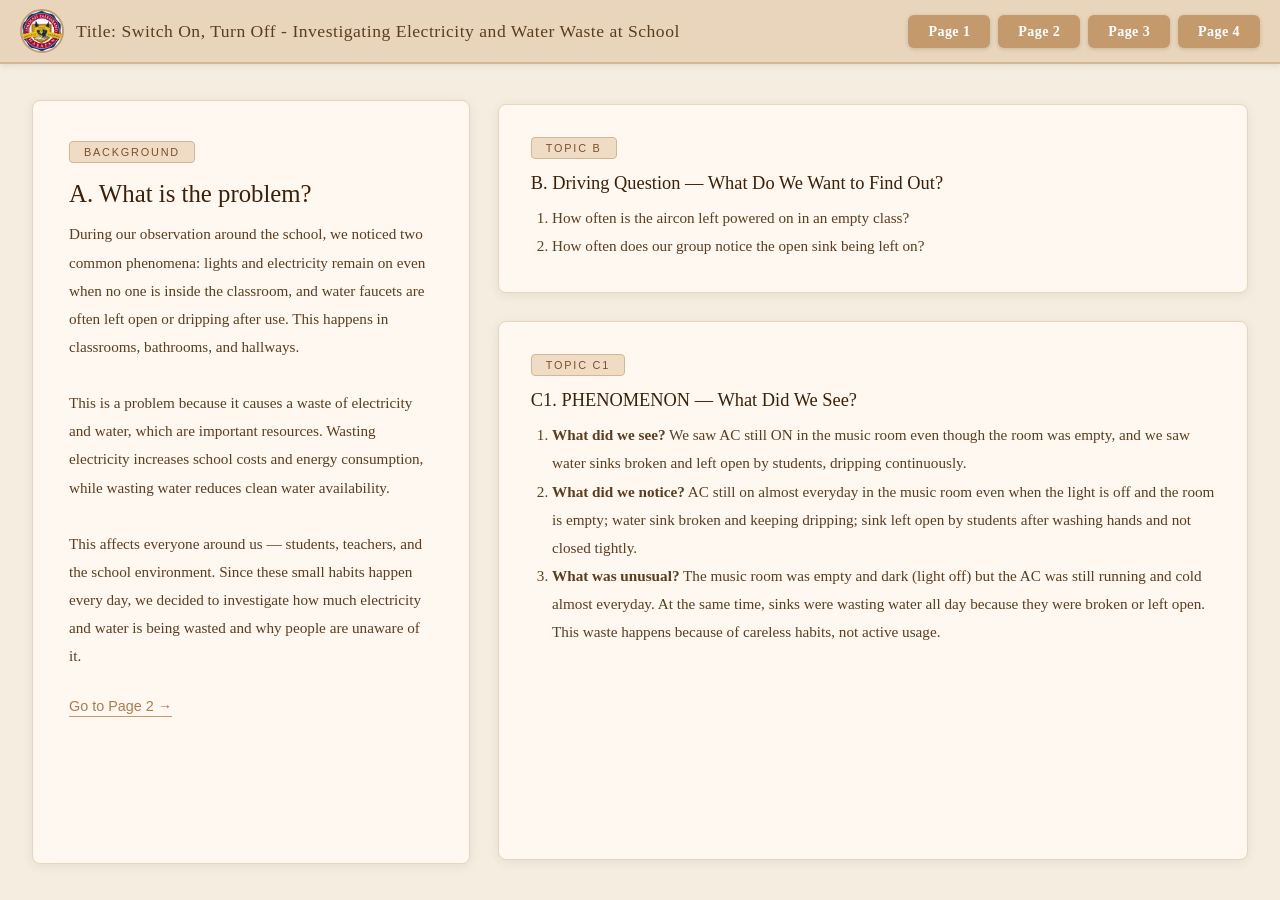
<file: index.html>
<!DOCTYPE html>
<html lang="en">
<head>
    <meta charset="UTF-8">
    <meta name="viewport" content="width=device-width, initial-scale=1.0">
    <title>STEM Project - Page 1</title>
    <link rel="stylesheet" href="style.css">
</head>
<body>
    <div class="bg">
        <div class="navbar">
            <div class="left">
                <img src="sphicon.png" alt="Logo">
            </div>
            <div class="right">
                <div class="name">
                    <h1>Title: Switch On, Turn Off - Investigating Electricity and Water Waste at School</h1>
                </div>
                <div class="buttons">
                    <div class="box"><a href="index.html"><button>Page 1</button></a></div>
                    <div class="box"><a href="page2.html"><button>Page 2</button></a></div>
                    <div class="box"><a href="page3.html"><button>Page 3</button></a></div>
                    <div class="box"><a href="page4.html"><button>Page 4</button></a></div>
                </div>
            </div>
        </div>
        <div class="bottom">
            <div class="area1">
                <div class="bigbox">
                    <span class="tag">Background</span>
                    <h2 class="cardtitle">A. What is the problem?</h2>
                    <p class="cardbody">
                        During our observation around the school, we noticed two common phenomena: lights and electricity remain on even when no one is inside the classroom, and water faucets are often left open or dripping after use. This happens in classrooms, bathrooms, and hallways.
                        <br><br>
                        This is a problem because it causes a waste of electricity and water, which are important resources. Wasting electricity increases school costs and energy consumption, while wasting water reduces clean water availability.
                        <br><br>
                        This affects everyone around us — students, teachers, and the school environment. Since these small habits happen every day, we decided to investigate how much electricity and water is being wasted and why people are unaware of it.
                    </p>
                    <a href="page2.html" class="cardlink">Go to Page 2 →</a>
                </div>
            </div>
            <div class="area2">
                <div class="child1">
                    <div class="hbox">
                        <span class="tag">Topic B</span>
                        <h3 class="hboxtitle">B. Driving Question — What Do We Want to Find Out?</h3>
                        <ol class="cardbody">
                            <li>How often is the aircon left powered on in an empty class?</li>
                            <li>How often does our group notice the open sink being left on?</li>
                        </ol>
                    </div>
                </div>
                <div class="child2">
                    <div class="hbox">
                        <span class="tag">Topic C1</span>
                        <h3 class="hboxtitle">C1. PHENOMENON — What Did We See?</h3>
                        <ol class="cardbody">
                            <li><strong>What did we see?</strong> We saw AC still ON in the music room even though the room was empty, and we saw water sinks broken and left open by students, dripping continuously.</li>
                            <li><strong>What did we notice?</strong> AC still on almost everyday in the music room even when the light is off and the room is empty; water sink broken and keeping dripping; sink left open by students after washing hands and not closed tightly.</li>
                            <li><strong>What was unusual?</strong> The music room was empty and dark (light off) but the AC was still running and cold almost everyday. At the same time, sinks were wasting water all day because they were broken or left open. This waste happens because of careless habits, not active usage.</li>
                        </ol>
                    </div>
                </div>
            </div>
        </div>
    </div>
</body>
</html>
</file>
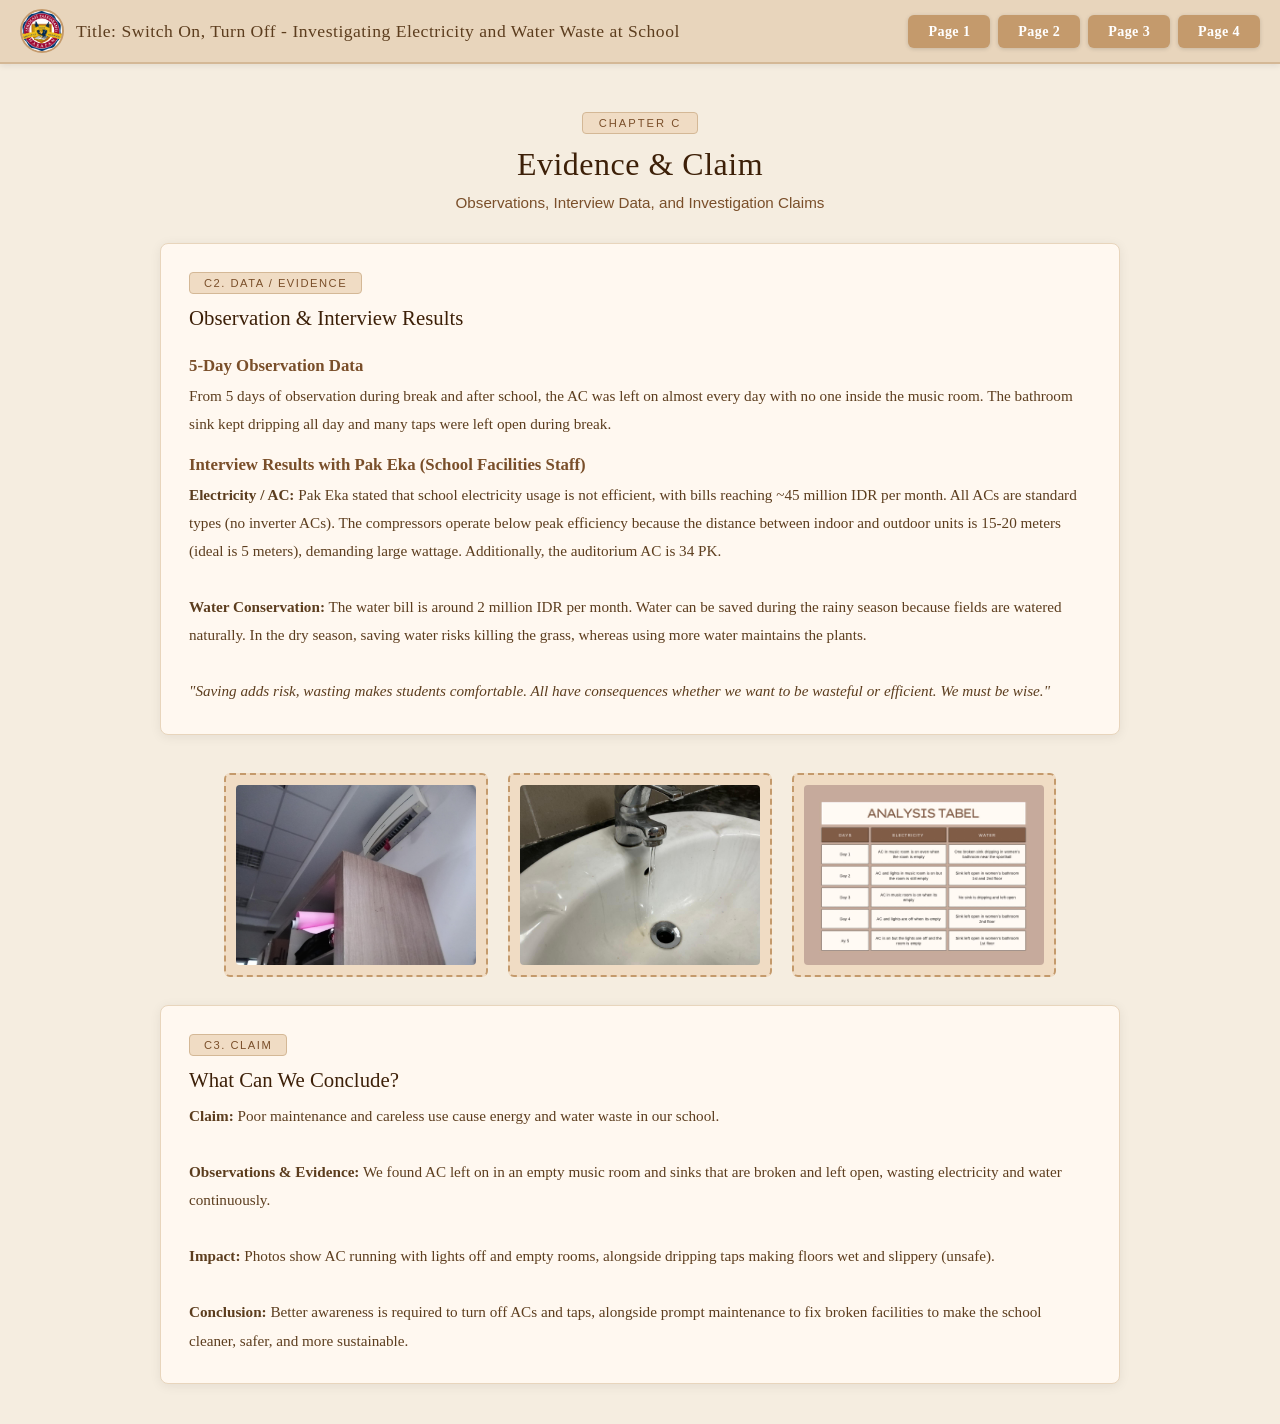
<file: page2.html>
<!DOCTYPE html>
<html lang="en">
<head>
    <meta charset="UTF-8">
    <meta name="viewport" content="width=device-width, initial-scale=1.0">
    <title>STEM Project - Page 2</title>
    <link rel="stylesheet" href="page2.css">
</head>
<body>
    <div class="bg">
        <div class="navbar">
            <div class="left">
                <img src="sphicon.png" alt="Logo">
            </div>
            <div class="right">
                <div class="name">
                    <h1>Title: Switch On, Turn Off - Investigating Electricity and Water Waste at School</h1>
                </div>
                <div class="buttons">
                    <div class="box"><a href="index.html"><button>Page 1</button></a></div>
                    <div class="box"><a href="page2.html"><button>Page 2</button></a></div>
                    <div class="box"><a href="page3.html"><button>Page 3</button></a></div>
                    <div class="box"><a href="page4.html"><button>Page 4</button></a></div>
                </div>
            </div>
        </div>
        <div class="bottom">
            <div class="pageheader">
                <span class="pagelabel">Chapter C</span>
                <h2 class="pagetitle">Evidence & Claim</h2>
                <p class="pagesub">Observations, Interview Data, and Investigation Claims</p>
            </div>
            <div class="card cardwide">
                <span class="tag">C2. DATA / EVIDENCE</span>
                <h3 class="cardtitle">Observation & Interview Results</h3>
                <h4 class="subheading">5-Day Observation Data</h4>
                <p class="cardbody">
                    From 5 days of observation during break and after school, the AC was left on almost every day with no one inside the music room. The bathroom sink kept dripping all day and many taps were left open during break.
                </p>
                <h4 class="subheading">Interview Results with Pak Eka (School Facilities Staff)</h4>
                <p class="cardbody">
                    <strong>Electricity / AC:</strong> Pak Eka stated that school electricity usage is not efficient, with bills reaching ~45 million IDR per month. All ACs are standard types (no inverter ACs). The compressors operate below peak efficiency because the distance between indoor and outdoor units is 15-20 meters (ideal is 5 meters), demanding large wattage. Additionally, the auditorium AC is 34 PK.
                    <br><br>
                    <strong>Water Conservation:</strong> The water bill is around 2 million IDR per month. Water can be saved during the rainy season because fields are watered naturally. In the dry season, saving water risks killing the grass, whereas using more water maintains the plants.
                    <br><br>
                    <em>"Saving adds risk, wasting makes students comfortable. All have consequences whether we want to be wasteful or efficient. We must be wise."</em>
                </p>
            </div>
            <div class="gallery-container">
                <div class="image-placeholder">
                    <img src="Media.jpg" alt="Observation Photo 1">
                </div>
                <div class="image-placeholder">
                    <img src="Media2.jpeg" alt="Observation Photo 2">
                </div>
                <div class="image-placeholder">
                    <img src="table1.jpeg" alt="Observation Data Table" class="zoomable-img" onclick="openModal(this.src)">
                </div>
            </div>
            <div id="imageModal" class="modal" onclick="closeModal()">
                <span class="close-btn">&times;</span>
                <img class="modal-content" id="modalImg">
            </div>
            <script>
                function openModal(imageSrc) {
                    const modal = document.getElementById("imageModal");
                    const modalImg = document.getElementById("modalImg");
                    modal.style.display = "flex";
                    modalImg.src = imageSrc;
                }
                function closeModal() {
                    document.getElementById("imageModal").style.display = "none";
                }
            </script>
            <div class="card cardwide">
                <span class="tag">C3. CLAIM</span>
                <h3 class="cardtitle">What Can We Conclude?</h3>
                <p class="cardbody">
                    <strong>Claim:</strong> Poor maintenance and careless use cause energy and water waste in our school.
                    <br><br>
                    <strong>Observations & Evidence:</strong> We found AC left on in an empty music room and sinks that are broken and left open, wasting electricity and water continuously.
                    <br><br>
                    <strong>Impact:</strong> Photos show AC running with lights off and empty rooms, alongside dripping taps making floors wet and slippery (unsafe).
                    <br><br>
                    <strong>Conclusion:</strong> Better awareness is required to turn off ACs and taps, alongside prompt maintenance to fix broken facilities to make the school cleaner, safer, and more sustainable.
                </p>
            </div>
        </div>
    </div>
</body>
</html>
</file>
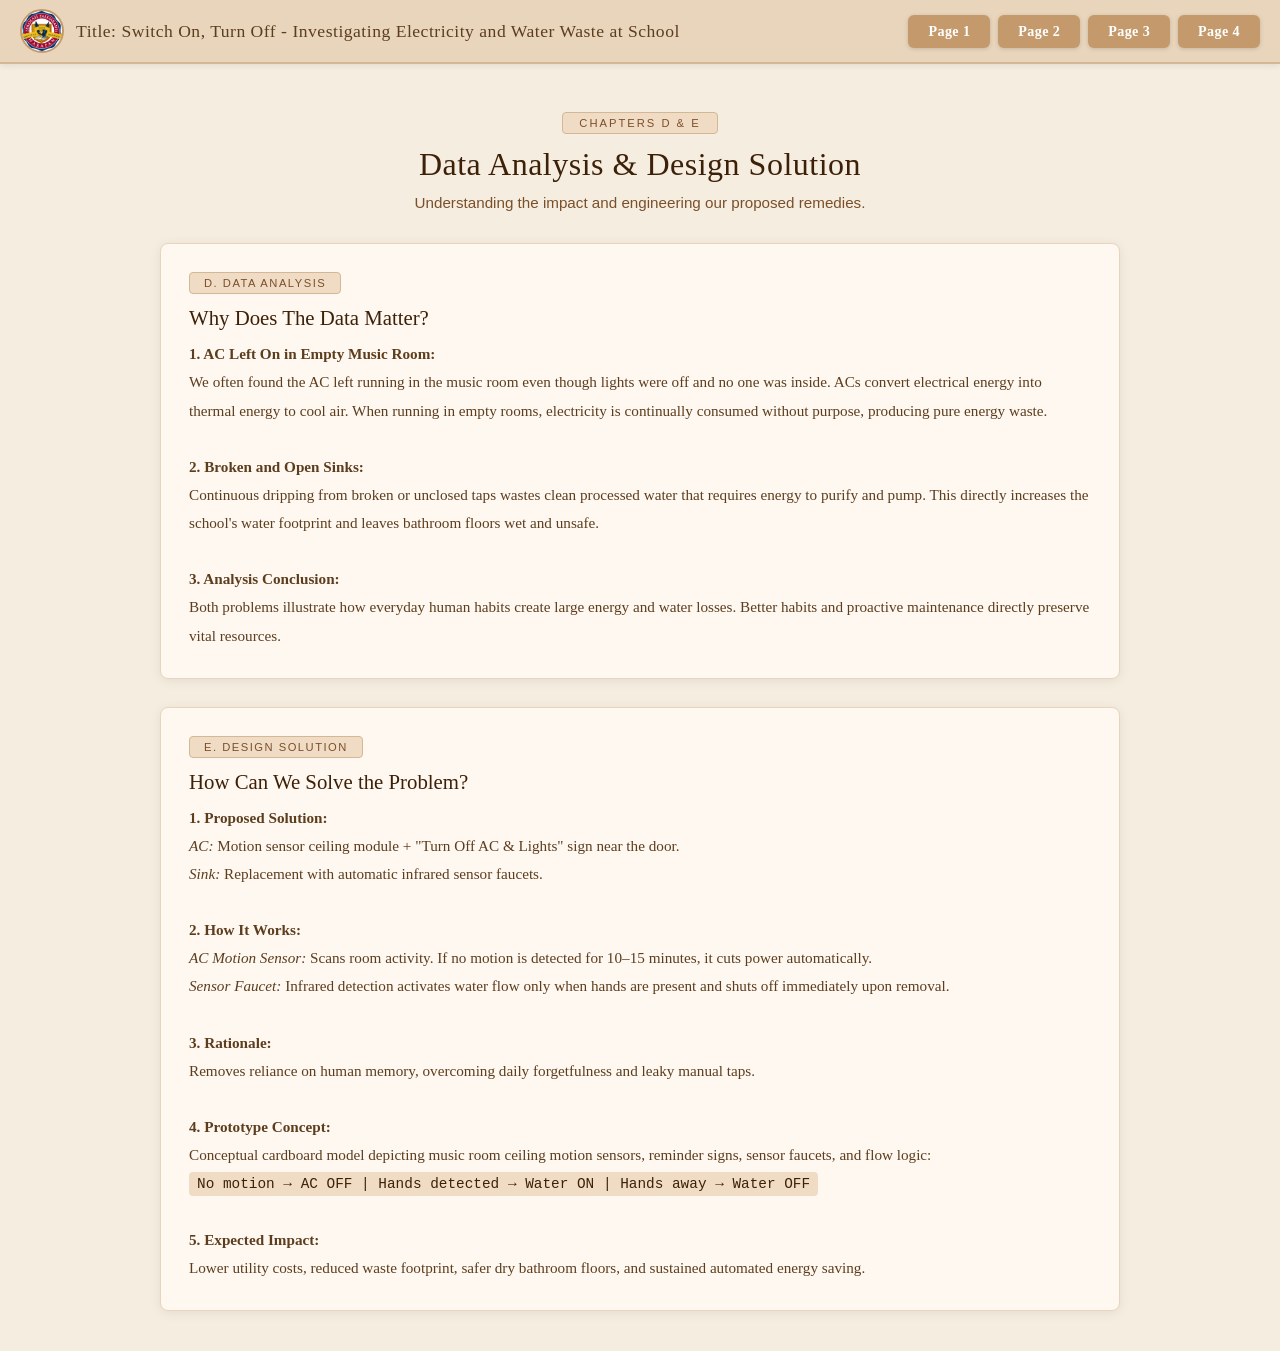
<file: page3.html>
<!DOCTYPE html>
<html lang="en">
<head>
    <meta charset="UTF-8">
    <meta name="viewport" content="width=device-width, initial-scale=1.0">
    <title>STEM Project - Page 3</title>
    <link rel="stylesheet" href="page3.css">
</head>
<body>
    <div class="bg">
        <div class="navbar">
            <div class="left">
                <img src="sphicon.png" alt="Logo">
            </div>
            <div class="right">
                <div class="name">
                    <h1>Title: Switch On, Turn Off - Investigating Electricity and Water Waste at School</h1>
                </div>
                <div class="buttons">
                    <div class="box"><a href="index.html"><button>Page 1</button></a></div>
                    <div class="box"><a href="page2.html"><button>Page 2</button></a></div>
                    <div class="box"><a href="page3.html"><button>Page 3</button></a></div>
                    <div class="box"><a href="page4.html"><button>Page 4</button></a></div>
                </div>
            </div>
        </div>
        <div class="bottom">
            <div class="pageheader">
                <span class="pagelabel">Chapters D & E</span>
                <h2 class="pagetitle">Data Analysis & Design Solution</h2>
                <p class="pagesub">Understanding the impact and engineering our proposed remedies.</p>
            </div>

            <!-- D. Data Analysis -->
            <div class="card cardwide">
                <span class="tag">D. DATA ANALYSIS</span>
                <h3 class="cardtitle">Why Does The Data Matter?</h3>
                <p class="cardbody">
                    <strong>1. AC Left On in Empty Music Room:</strong>
                    <br>
                    We often found the AC left running in the music room even though lights were off and no one was inside. ACs convert electrical energy into thermal energy to cool air. When running in empty rooms, electricity is continually consumed without purpose, producing pure energy waste.
                    <br><br>
                    <strong>2. Broken and Open Sinks:</strong>
                    <br>
                    Continuous dripping from broken or unclosed taps wastes clean processed water that requires energy to purify and pump. This directly increases the school's water footprint and leaves bathroom floors wet and unsafe.
                    <br><br>
                    <strong>3. Analysis Conclusion:</strong>
                    <br>
                    Both problems illustrate how everyday human habits create large energy and water losses. Better habits and proactive maintenance directly preserve vital resources.
                </p>
            </div>

            <!-- E. Design Solution -->
            <div class="card cardwide">
                <span class="tag">E. DESIGN SOLUTION</span>
                <h3 class="cardtitle">How Can We Solve the Problem?</h3>
                <p class="cardbody">
                    <strong>1. Proposed Solution:</strong>
                    <br>
                     <em>AC:</em> Motion sensor ceiling module + "Turn Off AC & Lights" sign near the door.
                    <br>
                     <em>Sink:</em> Replacement with automatic infrared sensor faucets.
                    <br><br>
                    <strong>2. How It Works:</strong>
                    <br>
                     <em>AC Motion Sensor:</em> Scans room activity. If no motion is detected for 10–15 minutes, it cuts power automatically.
                    <br>
                        <em>Sensor Faucet:</em> Infrared detection activates water flow only when hands are present and shuts off immediately upon removal.
                    <br><br>
                    <strong>3. Rationale:</strong>
                    <br>
                    Removes reliance on human memory, overcoming daily forgetfulness and leaky manual taps.
                    <br><br>
                    <strong>4. Prototype Concept:</strong>
                    <br>
                    Conceptual cardboard model depicting music room ceiling motion sensors, reminder signs, sensor faucets, and flow logic:
                    <br>
                    <code>No motion → AC OFF | Hands detected → Water ON | Hands away → Water OFF</code>
                    <br><br>
                    <strong>5. Expected Impact:</strong>
                    <br>
                    Lower utility costs, reduced waste footprint, safer dry bathroom floors, and sustained automated energy saving.
                </p>
            </div>
        </div>
    </div>
</body>
</html>
</file>
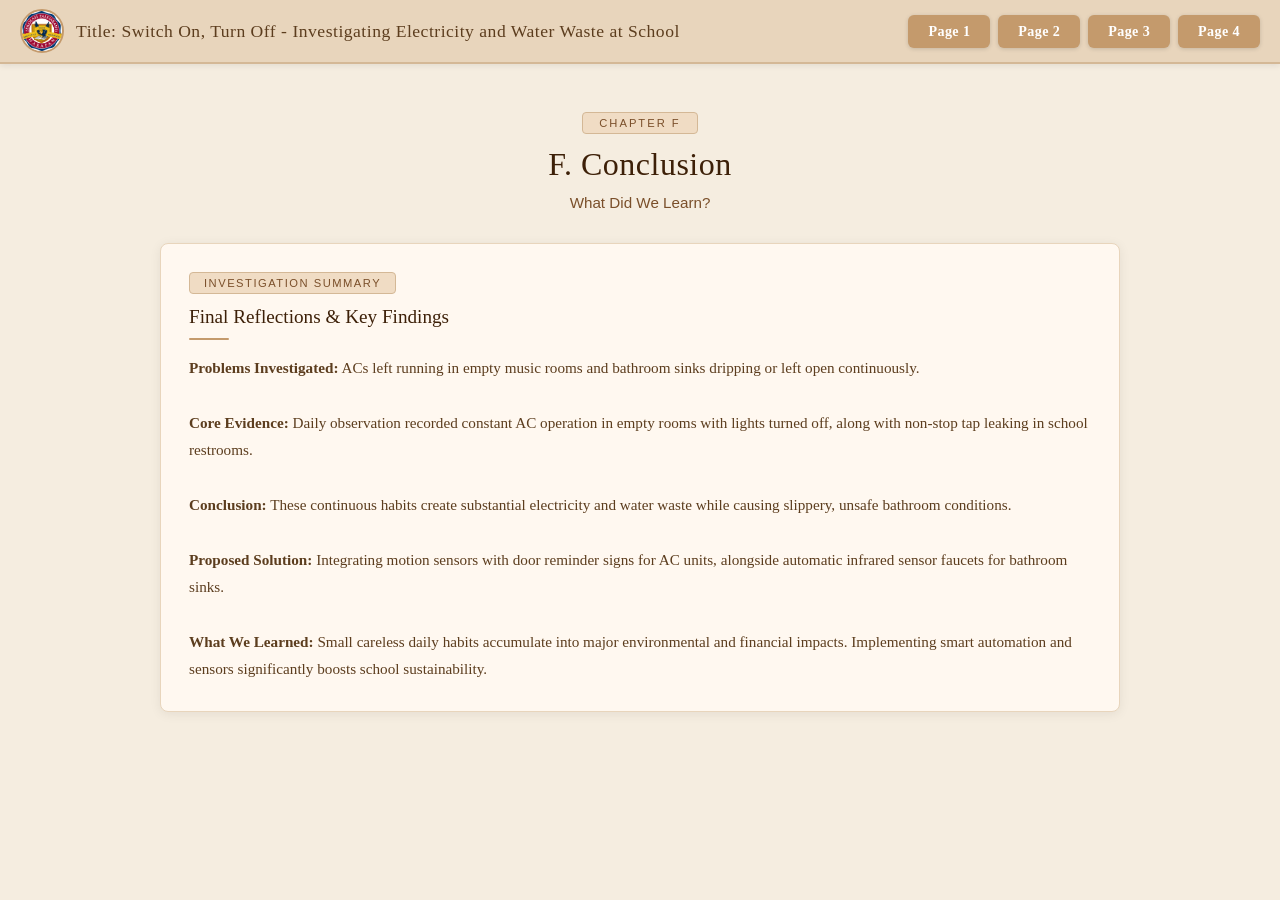
<file: page4.html>
<!DOCTYPE html>
<html lang="en">
<head>
    <meta charset="UTF-8">
    <meta name="viewport" content="width=device-width, initial-scale=1.0">
    <title>STEM Project - Page 4</title>
    <link rel="stylesheet" href="page4.css">
</head>
<body>
    <div class="bg">
        <div class="navbar">
            <div class="left">
                <img src="sphicon.png" alt="Logo">
            </div>
            <div class="right">
                <div class="name">
                    <h1>Title: Switch On, Turn Off - Investigating Electricity and Water Waste at School</h1>
                </div>
                <div class="buttons">
                    <div class="box"><a href="index.html"><button>Page 1</button></a></div>
                    <div class="box"><a href="page2.html"><button>Page 2</button></a></div>
                    <div class="box"><a href="page3.html"><button>Page 3</button></a></div>
                    <div class="box"><a href="page4.html"><button>Page 4</button></a></div>
                </div>
            </div>
        </div>
        <div class="bottom">
            <div class="pageheader">
                <span class="pagelabel">Chapter F</span>
                <h2 class="pagetitle">F. Conclusion</h2>
                <p class="pagesub">What Did We Learn?</p>
            </div>
            
            <div class="card cardwide">
                <span class="tag">Investigation Summary</span>
                <h3 class="cardtitle">Final Reflections & Key Findings</h3>
                <div class="divider"></div>
                <p class="cardbody">
                    <strong>Problems Investigated:</strong> ACs left running in empty music rooms and bathroom sinks dripping or left open continuously.
                    <br><br>
                    <strong>Core Evidence:</strong> Daily observation recorded constant AC operation in empty rooms with lights turned off, along with non-stop tap leaking in school restrooms.
                    <br><br>
                    <strong>Conclusion:</strong> These continuous habits create substantial electricity and water waste while causing slippery, unsafe bathroom conditions.
                    <br><br>
                    <strong>Proposed Solution:</strong> Integrating motion sensors with door reminder signs for AC units, alongside automatic infrared sensor faucets for bathroom sinks.
                    <br><br>
                    <strong>What We Learned:</strong> Small careless daily habits accumulate into major environmental and financial impacts. Implementing smart automation and sensors significantly boosts school sustainability.
                </p>
            </div>
        </div>
    </div>
</body>
</html>
</file>
<file: style.css>
* {
    padding: 0;
    margin: 0;
    box-sizing: border-box;
    font-family: 'Georgia', 'Times New Roman', serif;
}
body {
    background-color: #f5ede0;
}
.bg {
    width: 100%;
    min-height: 100vh;
    background-color: #f5ede0;
}
.navbar {
    width: 100%;
    height: 64px;
    display: flex;
    justify-content: space-between;
    align-items: center;
    background-color: #e8d5bc;
    border-bottom: 2px solid #d4b896;
    padding: 0 20px;
    box-shadow: 0 2px 6px rgba(0, 0, 0, 0.08);
}
.left {
    flex-shrink: 0;
    height: 64px;
    display: flex;
    justify-content: center;
    align-items: center;
    padding-right: 12px;
}
.left img {
    width: 44px;
    height: 44px;
    border-radius: 50%;
    object-fit: cover;
    border: 2px solid #c49a6c;
}
.right {
    flex: 1;
    height: 64px;
    display: flex;
    justify-content: space-between;
    align-items: center;
    gap: 8px;
    min-width: 0;
}
.name {
    flex: 1;
    min-width: 0;
    height: 64px;
    display: flex;
    justify-content: flex-start;
    align-items: center;
    color: #5c3d1e;
    letter-spacing: 0.5px;
    overflow: hidden;
}
.name h1 {
    font-size: 1.1rem;
    font-weight: normal;
    white-space: nowrap;
    overflow: hidden;
    text-overflow: ellipsis;
}
.buttons {
    flex-shrink: 0;
    display: flex;
    align-items: center;
    gap: 8px;
}
.box {
    height: 64px;
    display: flex;
    justify-content: center;
    align-items: center;
}
.box a {
    text-decoration: none;
}
.box button {
    padding: 8px 20px;
    border: none;
    border-radius: 6px;
    background-color: #c49a6c;
    color: #fff;
    font-family: 'Georgia', serif;
    font-size: 0.88rem;
    font-weight: bold;
    letter-spacing: 0.4px;
    cursor: pointer;
    box-shadow: 0 1px 4px rgba(0, 0, 0, 0.15);
    transition: background-color 0.2s, box-shadow 0.2s;
    white-space: nowrap;
}
.box button:hover {
    background-color: #a97d50;
    box-shadow: 0 2px 8px rgba(0, 0, 0, 0.18);
}
.box button:active {
    box-shadow: none;
    transform: translateY(1px);
}
.bottom {
    width: 100%;
    min-height: calc(100vh - 64px);
    display: flex;
    flex-direction: row;
    flex-wrap: nowrap;
    align-items: stretch;
    padding: 36px 32px;
    gap: 28px;
    box-sizing: border-box;
}
.area1 {
    flex: 0 0 36%;
    min-width: 0;
    display: flex;
}
.bigbox {
    width: 100%;
    background-color: #fff8f0;
    border: 1px solid #e8d5bc;
    border-radius: 8px;
    display: flex;
    flex-direction: column;
    justify-content: flex-start;
    padding: 40px 36px;
    box-shadow: 0 2px 12px rgba(0, 0, 0, 0.07);
}
.area2 {
    flex: 1;
    min-width: 0;
    display: flex;
    flex-direction: column;
    gap: 28px;
    padding: 4px 0;
}
.child1 {
    flex: 0 0 auto;
    display: flex;
}
.child2 {
    flex: 1;
    min-height: 0;
    display: flex;
}
.hbox {
    width: 100%;
    background-color: #fff8f0;
    border: 1px solid #e8d5bc;
    border-radius: 8px;
    display: flex;
    flex-direction: column;
    justify-content: flex-start;
    padding: 32px 32px;
    box-shadow: 0 2px 12px rgba(0, 0, 0, 0.07);
}
.tag {
    display: inline-block;
    background-color: #f0dcc4;
    color: #7a4f2a;
    font-size: 0.68rem;
    font-family: 'Segoe UI', sans-serif;
    letter-spacing: 1.8px;
    text-transform: uppercase;
    padding: 4px 14px;
    border-radius: 4px;
    margin-bottom: 14px;
    width: fit-content;
    border: 1px solid #d4b896;
}
.cardtitle {
    font-size: 1.55rem;
    font-weight: normal;
    color: #3d2008;
    margin-bottom: 10px;
    line-height: 1.35;
}
.hboxtitle {
    font-size: 1.15rem;
    font-weight: normal;
    color: #3d2008;
    margin-bottom: 10px;
}
.cardbody {
    font-size: 0.95rem;
    color: #5c3d1e;
    line-height: 1.85;
}
ol.cardbody, ul.cardbody {
    padding-left: 1.4em;
    flex-wrap: wrap;
}
.cardlink {
    display: inline-block;
    margin-top: 28px;
    color: #a97d50;
    font-size: 0.9rem;
    font-family: 'Segoe UI', sans-serif;
    text-decoration: none;
    border-bottom: 1px solid #c49a6c;
    padding-bottom: 2px;
    transition: color 0.2s;
    width: fit-content;
}
.cardlink:hover {
    color: #7a4f2a;
}
</file>
<file: page2.css>
* {
    padding: 0;
    margin: 0;
    box-sizing: border-box;
    font-family: 'Georgia', 'Times New Roman', serif;
}
body {
    background-color: #f5ede0;
}
.bg {
    width: 100%;
    min-height: 100vh;
    background-color: #f5ede0;
}
.navbar {
    width: 100%;
    height: 64px;
    display: flex;
    justify-content: space-between;
    align-items: center;
    background-color: #e8d5bc;
    border-bottom: 2px solid #d4b896;
    padding: 0 20px;
    box-shadow: 0 2px 6px rgba(0, 0, 0, 0.08);
}
.left {
    flex-shrink: 0;
    height: 64px;
    display: flex;
    justify-content: center;
    align-items: center;
    padding-right: 12px;
}
.left img {
    width: 44px;
    height: 44px;
    border-radius: 50%;
    object-fit: cover;
    border: 2px solid #c49a6c;
}
.right {
    flex: 1;
    height: 64px;
    display: flex;
    justify-content: space-between;
    align-items: center;
    gap: 8px;
    min-width: 0;
}
.name {
    flex: 1;
    min-width: 0;
    height: 64px;
    display: flex;
    justify-content: flex-start;
    align-items: center;
    color: #5c3d1e;
    letter-spacing: 0.5px;
    overflow: hidden;
}
.name h1 {
    font-size: 1.1rem;
    font-weight: normal;
    white-space: nowrap;
    overflow: hidden;
    text-overflow: ellipsis;
}
.buttons {
    flex-shrink: 0;
    display: flex;
    align-items: center;
    gap: 8px;
}
.box {
    height: 64px;
    display: flex;
    justify-content: center;
    align-items: center;
}
.box a {
    text-decoration: none;
}
.box button {
    padding: 8px 20px;
    border: none;
    border-radius: 6px;
    background-color: #c49a6c;
    color: #fff;
    font-family: 'Georgia', serif;
    font-size: 0.88rem;
    font-weight: bold;
    letter-spacing: 0.4px;
    cursor: pointer;
    box-shadow: 0 1px 4px rgba(0, 0, 0, 0.15);
    transition: background-color 0.2s, box-shadow 0.2s;
    white-space: nowrap;
}
.box button:hover {
    background-color: #a97d50;
    box-shadow: 0 2px 8px rgba(0, 0, 0, 0.18);
}
.box button:active {
    box-shadow: none;
    transform: translateY(1px);
}
.bottom {
    width: 100%;
    min-height: calc(100vh - 64px);
    display: flex;
    flex-direction: column;
    align-items: center;
    padding: 48px 40px 40px;
    gap: 28px;
}
.pageheader {
    text-align: center;
}
.pagelabel {
    display: inline-block;
    background-color: #f0dcc4;
    color: #7a4f2a;
    font-size: 0.7rem;
    font-family: 'Segoe UI', sans-serif;
    letter-spacing: 2px;
    text-transform: uppercase;
    padding: 4px 16px;
    border-radius: 4px;
    margin-bottom: 12px;
    border: 1px solid #d4b896;
}
.pagetitle {
    font-size: 2rem;
    font-weight: normal;
    color: #3d2008;
    margin-bottom: 8px;
    letter-spacing: 0.5px;
}
.pagesub {
    font-size: 0.95rem;
    color: #7a4f2a;
    font-family: 'Segoe UI', sans-serif;
    max-width: 480px;
    margin: 0 auto;
    line-height: 1.6;
}
.card {
    background-color: #fff8f0;
    border: 1px solid #e8d5bc;
    border-radius: 8px;
    padding: 28px 28px;
    box-shadow: 0 2px 12px rgba(0, 0, 0, 0.07);
    display: flex;
    flex-direction: column;
}
.cardwide {
    width: 100%;
    max-width: 960px;
}
.tag {
    display: inline-block;
    background-color: #f0dcc4;
    color: #7a4f2a;
    font-size: 0.7rem;
    font-family: 'Segoe UI', sans-serif;
    letter-spacing: 1.5px;
    text-transform: uppercase;
    padding: 4px 14px;
    border-radius: 4px;
    margin-bottom: 12px;
    width: fit-content;
    border: 1px solid #d4b896;
}
.cardtitle {
    font-size: 1.3rem;
    font-weight: normal;
    color: #3d2008;
    margin-bottom: 10px;
}
.subheading {
    font-size: 1.05rem;
    color: #7a4f2a;
    margin: 16px 0 6px 0;
}
.cardbody {
    font-size: 0.95rem;
    color: #5c3d1e;
    line-height: 1.85;
}
.gallery-wrapper {
    margin-top: 20px;
    padding-top: 14px;
    border-top: 1px dashed #d4b896;
}
.gallery-container {
    display: flex;
    gap: 20px;
    margin-top: 10px;
    flex-wrap: wrap;
}
.image-placeholder {
    flex: 1;
    min-width: 250px;
    min-height: 200px;
    background-color: #f0dcc4;
    border: 2px dashed #c49a6c;
    border-radius: 6px;
    display: flex;
    gap: 10px;
    padding: 10px;
    align-items: center;
    justify-content: center;
    color: #7a4f2a;
    font-family: 'Segoe UI', sans-serif;
    font-size: 0.88rem;
    text-align: center;
    overflow: hidden;
}
.image-placeholder img {
    max-width: 100%;
    max-height: 180px;
    width: auto;
    height: auto;
    object-fit: contain;
    border-radius: 4px;
}
.zoomable-img {
    cursor: pointer;
    transition: transform 0.3s ease, box-shadow 0.3s ease;
}
.zoomable-img:hover {
    transform: scale(1.05);
    box-shadow: 0 4px 12px rgba(0, 0, 0, 0.25);
}
.modal {
    display: none;
    position: fixed;
    z-index: 1000;
    left: 0;
    top: 0;
    width: 100%;
    height: 100%;
    background-color: rgba(0, 0, 0, 0.85);
    justify-content: center;
    align-items: center;
    backdrop-filter: blur(4px);
    animation: fadeIn 0.25s ease-in-out;
}
.modal-content {
    max-width: 90%;
    max-height: 90vh;
    border-radius: 8px;
    box-shadow: 0 8px 24px rgba(0, 0, 0, 0.5);
    animation: zoomIn 0.25s cubic-bezier(0.175, 0.885, 0.32, 1.275);
}
.close-btn {
    position: absolute;
    top: 20px;
    right: 35px;
    color: #fff;
    font-size: 40px;
    font-weight: bold;
    cursor: pointer;
    transition: color 0.2s;
}
.close-btn:hover {
    color: #d4b896;
}
@keyframes fadeIn {
    from { opacity: 0; }
    to { opacity: 1; }
}
@keyframes zoomIn {
    from { transform: scale(0.8); }
    to { transform: scale(1); }
}
</file>
<file: page3.css>
* {
    padding: 0;
    margin: 0;
    box-sizing: border-box;
    font-family: 'Georgia', 'Times New Roman', serif;
}
body {
    background-color: #f5ede0;
}
.bg {
    width: 100%;
    min-height: 100vh;
    background-color: #f5ede0;
}
.navbar {
    width: 100%;
    height: 64px;
    display: flex;
    justify-content: space-between;
    align-items: center;
    background-color: #e8d5bc;
    border-bottom: 2px solid #d4b896;
    padding: 0 20px;
    box-shadow: 0 2px 6px rgba(0, 0, 0, 0.08);
}
.left {
    flex-shrink: 0;
    height: 64px;
    display: flex;
    justify-content: center;
    align-items: center;
    padding-right: 12px;
}
.left img {
    width: 44px;
    height: 44px;
    border-radius: 50%;
    object-fit: cover;
    border: 2px solid #c49a6c;
}
.right {
    flex: 1;
    height: 64px;
    display: flex;
    justify-content: space-between;
    align-items: center;
    gap: 8px;
    min-width: 0;
}
.name {
    flex: 1;
    min-width: 0;
    height: 64px;
    display: flex;
    justify-content: flex-start;
    align-items: center;
    color: #5c3d1e;
    letter-spacing: 0.5px;
    overflow: hidden;
}
.name h1 {
    font-size: 1.1rem;
    font-weight: normal;
    white-space: nowrap;
    overflow: hidden;
    text-overflow: ellipsis;
}
.buttons {
    flex-shrink: 0;
    display: flex;
    align-items: center;
    gap: 8px;
}
.box {
    height: 64px;
    display: flex;
    justify-content: center;
    align-items: center;
}
.box a {
    text-decoration: none;
}
.box button {
    padding: 8px 20px;
    border: none;
    border-radius: 6px;
    background-color: #c49a6c;
    color: #fff;
    font-family: 'Georgia', serif;
    font-size: 0.88rem;
    font-weight: bold;
    letter-spacing: 0.4px;
    cursor: pointer;
    box-shadow: 0 1px 4px rgba(0, 0, 0, 0.15);
    transition: background-color 0.2s, box-shadow 0.2s;
    white-space: nowrap;
}
.box button:hover {
    background-color: #a97d50;
    box-shadow: 0 2px 8px rgba(0, 0, 0, 0.18);
}
.box button:active {
    box-shadow: none;
    transform: translateY(1px);
}
.bottom {
    width: 100%;
    min-height: calc(100vh - 64px);
    display: flex;
    flex-direction: column;
    align-items: center;
    padding: 48px 40px 40px;
    gap: 28px;
}
.pageheader {
    text-align: center;
}
.pagelabel {
    display: inline-block;
    background-color: #f0dcc4;
    color: #7a4f2a;
    font-size: 0.7rem;
    font-family: 'Segoe UI', sans-serif;
    letter-spacing: 2px;
    text-transform: uppercase;
    padding: 4px 16px;
    border-radius: 4px;
    margin-bottom: 12px;
    border: 1px solid #d4b896;
}
.pagetitle {
    font-size: 2rem;
    font-weight: normal;
    color: #3d2008;
    margin-bottom: 8px;
    letter-spacing: 0.5px;
}
.pagesub {
    font-size: 0.95rem;
    color: #7a4f2a;
    font-family: 'Segoe UI', sans-serif;
    max-width: 480px;
    margin: 0 auto;
    line-height: 1.6;
}
.card {
    background-color: #fff8f0;
    border: 1px solid #e8d5bc;
    border-radius: 8px;
    padding: 28px 28px;
    box-shadow: 0 2px 12px rgba(0, 0, 0, 0.07);
    display: flex;
    flex-direction: column;
}
.cardwide {
    width: 100%;
    max-width: 960px;
}
.tag {
    display: inline-block;
    background-color: #f0dcc4;
    color: #7a4f2a;
    font-size: 0.7rem;
    font-family: 'Segoe UI', sans-serif;
    letter-spacing: 1.5px;
    text-transform: uppercase;
    padding: 4px 14px;
    border-radius: 4px;
    margin-bottom: 12px;
    width: fit-content;
    border: 1px solid #d4b896;
}
.cardtitle {
    font-size: 1.3rem;
    font-weight: normal;
    color: #3d2008;
    margin-bottom: 10px;
}
.cardbody {
    font-size: 0.95rem;
    color: #5c3d1e;
    line-height: 1.85;
}
code {
    background-color: #f0dcc4;
    padding: 4px 8px;
    border-radius: 4px;
    font-family: monospace;
    font-size: 0.9rem;
    color: #3d2008;
}
</file>
<file: page4.css>
* {
    padding: 0;
    margin: 0;
    box-sizing: border-box;
    font-family: 'Georgia', 'Times New Roman', serif;
}
body {
    background-color: #f5ede0;
}
.bg {
    width: 100%;
    min-height: 100vh;
    background-color: #f5ede0;
}
.navbar {
    width: 100%;
    height: 64px;
    display: flex;
    justify-content: space-between;
    align-items: center;
    background-color: #e8d5bc;
    border-bottom: 2px solid #d4b896;
    padding: 0 20px;
    box-shadow: 0 2px 6px rgba(0, 0, 0, 0.08);
}
.left {
    flex-shrink: 0;
    height: 64px;
    display: flex;
    justify-content: center;
    align-items: center;
    padding-right: 12px;
}
.left img {
    width: 44px;
    height: 44px;
    border-radius: 50%;
    object-fit: cover;
    border: 2px solid #c49a6c;
}
.right {
    flex: 1;
    height: 64px;
    display: flex;
    justify-content: space-between;
    align-items: center;
    gap: 8px;
    min-width: 0;
}
.name {
    flex: 1;
    min-width: 0;
    height: 64px;
    display: flex;
    justify-content: flex-start;
    align-items: center;
    color: #5c3d1e;
    letter-spacing: 0.5px;
    overflow: hidden;
}
.name h1 {
    font-size: 1.1rem;
    font-weight: normal;
    white-space: nowrap;
    overflow: hidden;
    text-overflow: ellipsis;
}
.buttons {
    flex-shrink: 0;
    display: flex;
    align-items: center;
    gap: 8px;
}
.box {
    height: 64px;
    display: flex;
    justify-content: center;
    align-items: center;
}
.box a {
    text-decoration: none;
}
.box button {
    padding: 8px 20px;
    border: none;
    border-radius: 6px;
    background-color: #c49a6c;
    color: #fff;
    font-family: 'Georgia', serif;
    font-size: 0.88rem;
    font-weight: bold;
    letter-spacing: 0.4px;
    cursor: pointer;
    box-shadow: 0 1px 4px rgba(0, 0, 0, 0.15);
    transition: background-color 0.2s, box-shadow 0.2s;
    white-space: nowrap;
}
.box button:hover {
    background-color: #a97d50;
    box-shadow: 0 2px 8px rgba(0, 0, 0, 0.18);
}
.box button:active {
    box-shadow: none;
    transform: translateY(1px);
}
.bottom {
    width: 100%;
    min-height: calc(100vh - 64px);
    display: flex;
    flex-direction: column;
    align-items: center;
    padding: 48px 40px 40px;
    gap: 28px;
}
.pageheader {
    text-align: center;
}
.pagelabel {
    display: inline-block;
    background-color: #f0dcc4;
    color: #7a4f2a;
    font-size: 0.7rem;
    font-family: 'Segoe UI', sans-serif;
    letter-spacing: 2px;
    text-transform: uppercase;
    padding: 4px 16px;
    border-radius: 4px;
    margin-bottom: 12px;
    border: 1px solid #d4b896;
}
.pagetitle {
    font-size: 2rem;
    font-weight: normal;
    color: #3d2008;
    margin-bottom: 8px;
    letter-spacing: 0.5px;
}
.pagesub {
    font-size: 0.95rem;
    color: #7a4f2a;
    font-family: 'Segoe UI', sans-serif;
    max-width: 480px;
    margin: 0 auto;
    line-height: 1.6;
}
.cardrow {
    width: 100%;
    max-width: 960px;
    display: flex;
    gap: 24px;
}
.card {
    flex: 1;
    background-color: #fff8f0;
    border: 1px solid #e8d5bc;
    border-radius: 8px;
    padding: 28px 28px;
    box-shadow: 0 2px 12px rgba(0, 0, 0, 0.07);
    display: flex;
    flex-direction: column;
}
.cardwide {
    width: 100%;
    max-width: 960px;
    flex: unset;
}
.tag {
    display: inline-block;
    background-color: #f0dcc4;
    color: #7a4f2a;
    font-size: 0.7rem;
    font-family: 'Segoe UI', sans-serif;
    letter-spacing: 1.5px;
    text-transform: uppercase;
    padding: 4px 14px;
    border-radius: 4px;
    margin-bottom: 12px;
    width: fit-content;
    border: 1px solid #d4b896;
}
.cardtitle {
    font-size: 1.2rem;
    font-weight: normal;
    color: #3d2008;
    margin-bottom: 10px;
}
.divider {
    width: 40px;
    height: 2px;
    background-color: #c49a6c;
    margin-bottom: 14px;
    border-radius: 4px;
}
.cardbody {
    font-size: 0.95rem;
    color: #5c3d1e;
    line-height: 1.8;
}
ol.cardbody, ul.cardbody {
    padding-left: 1.4em;
}
</file>
